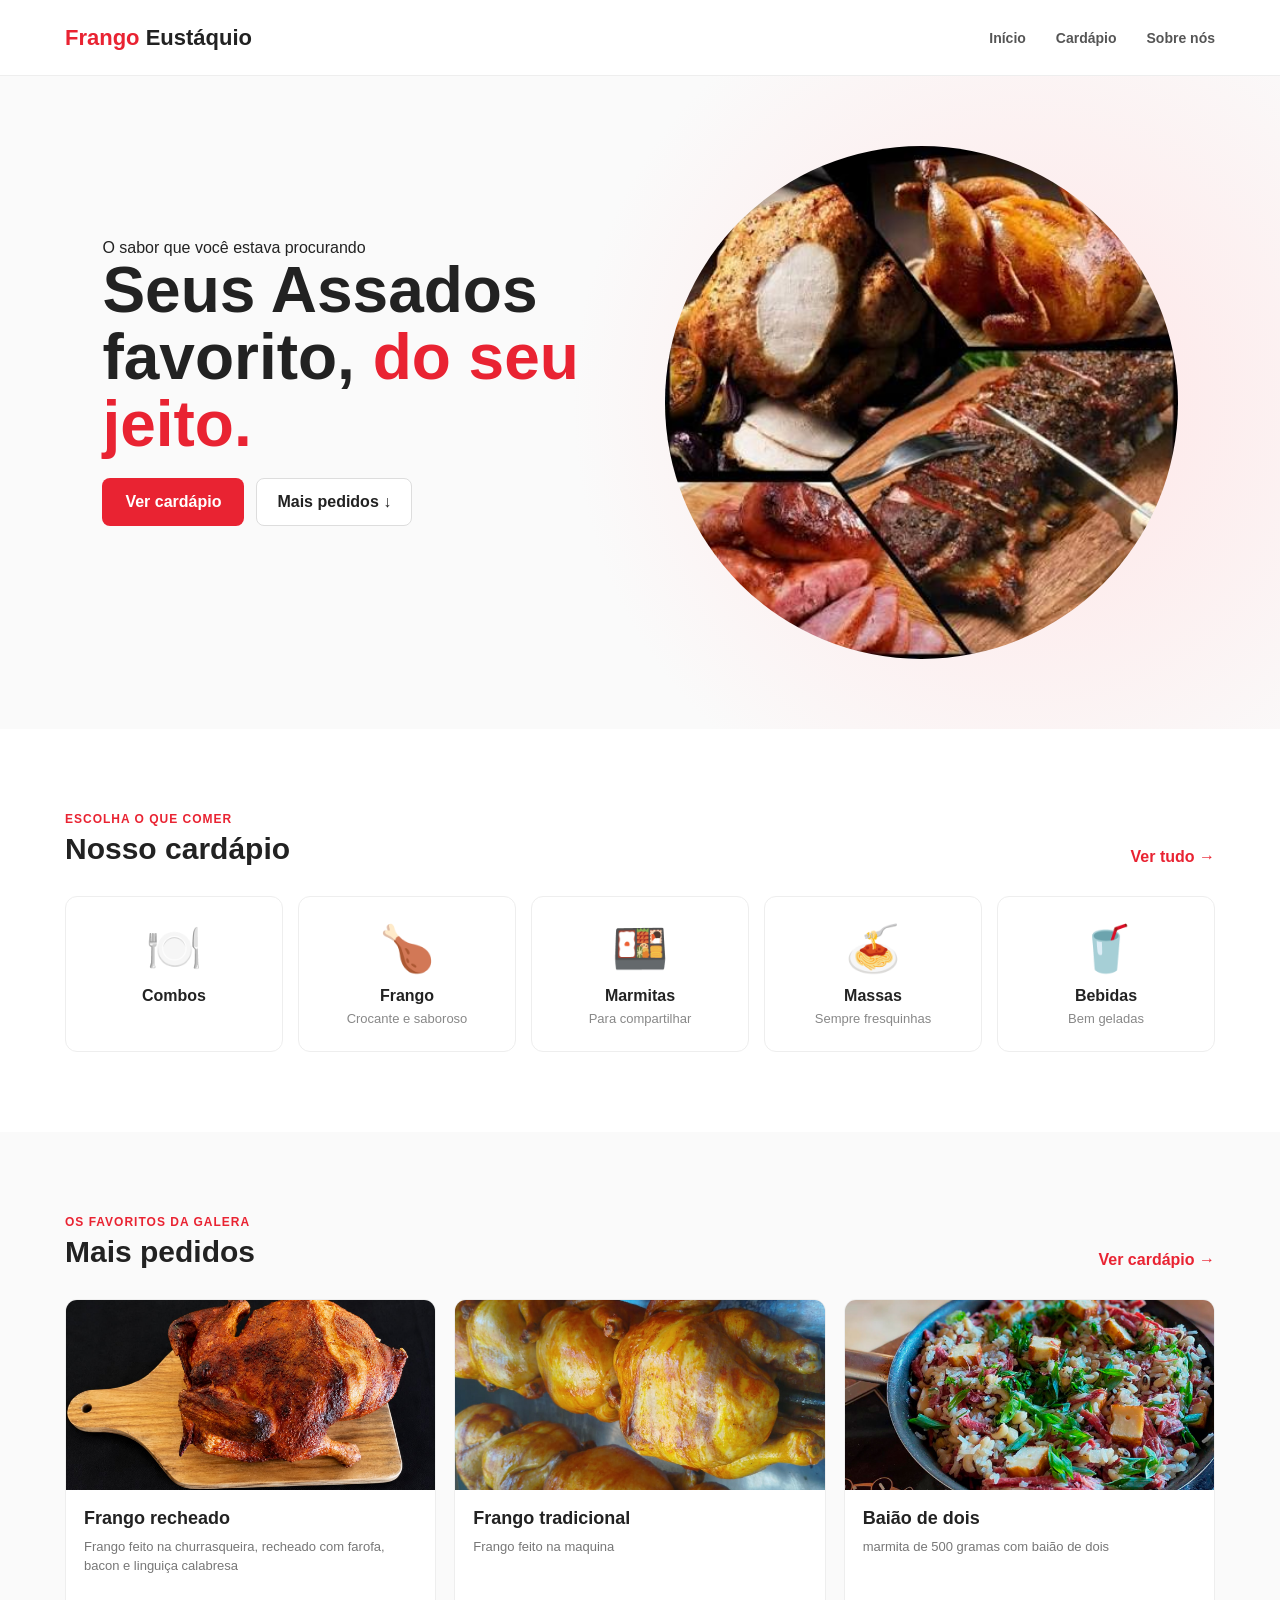
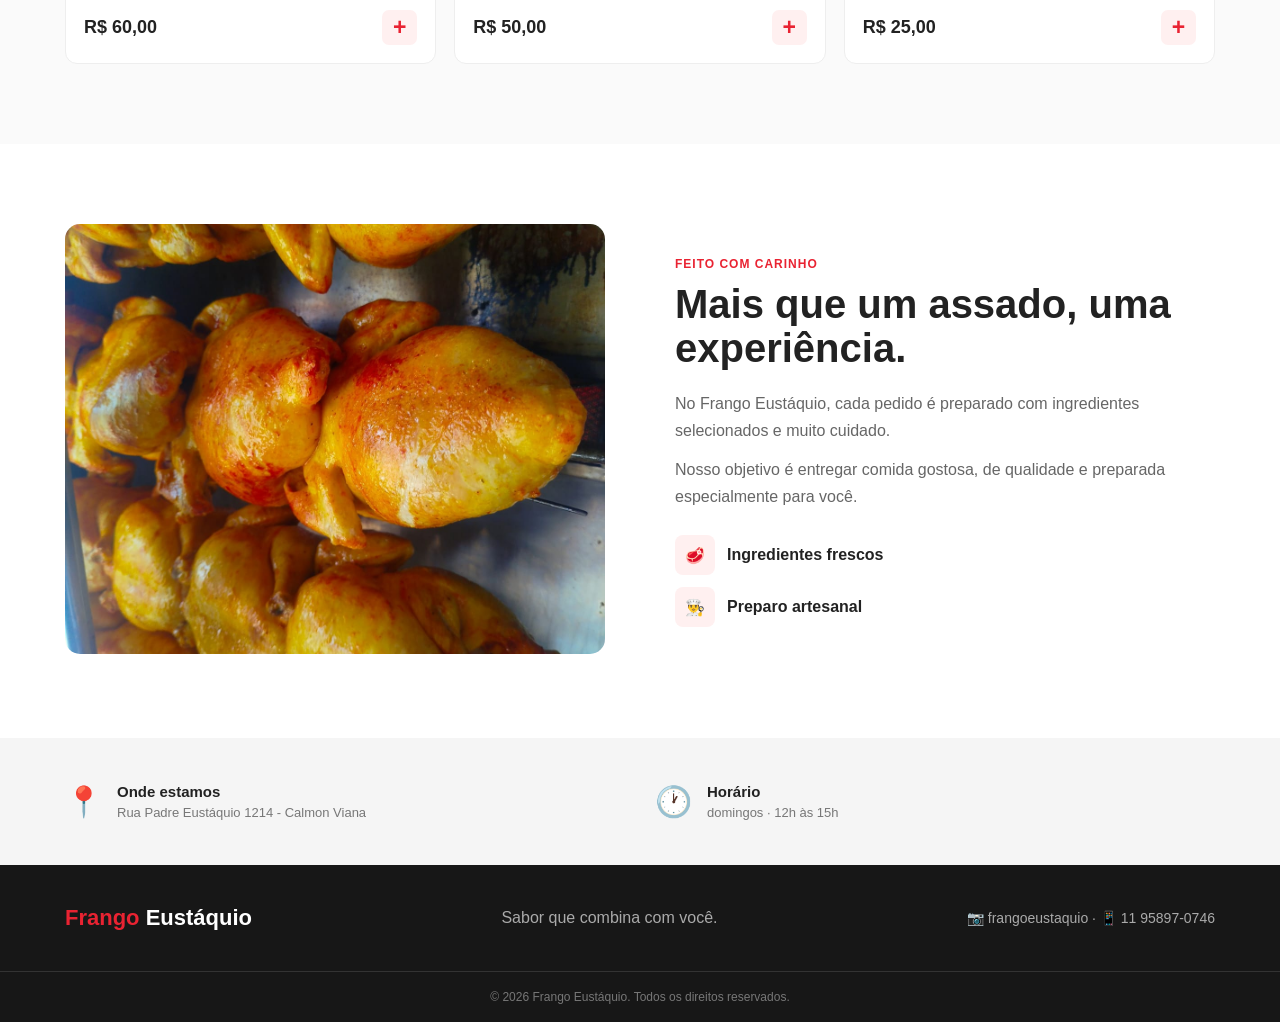
<file: teste/index.html>
<!DOCTYPE html>
<html lang="pt-BR">

<head>
    <meta charset="UTF-8">
    <meta name="viewport" content="width=device-width, initial-scale=1.0">

    <title>Frango Eustáquio</title>
    <script src="main.js"></script>
    <link rel="stylesheet" href="style.css">
</head>

<body>

    <!-- =========================
         CABEÇALHO
    ========================== -->

    <header>

        <div class="navbar">

            <a href="index.html" class="logo">
                 <span>Frango</span> Eustáquio
            </a>

            <nav>
                <a href="index.html">Início</a>
                <a href="cardapio.html">Cardápio</a>
                <a href="#sobre">Sobre nós</a>
            </nav>

    
        </div>

    </header>


    <!-- =========================
         HERO
    ========================== -->

    <section class="hero">

        <div class="hero-conteudo">

            <span class="tag">
                 O sabor que você estava procurando
            </span>

            <h1>
                Seus Assados favorito,
                <span>do seu jeito.</span>
            </h1>

            <div class="hero-botoes">

                <a href="cardapio.html" class="botao-principal">
                     Ver cardápio
                </a>

                <a href="#mais-pedidos" class="botao-secundario">
                    Mais pedidos ↓
                </a>

            </div>
        </div>


        <div class="hero-imagem">

            <div class="circulo"></div>
<img src="img/ass.jfif" alt="assados" >

        </div>

    </section>


    <!-- =========================
         CATEGORIAS
    ========================== -->

    <section class="categorias">

        <div class="container">

            <div class="titulo-secao">

                <div>
                    <span>ESCOLHA O QUE COMER</span>
                    <h2>Nosso cardápio</h2>
                </div>

                <a href="cardapio.html">
                    Ver tudo →
                </a>

            </div>


            <div class="categorias-grid">

                <a href="cardapio.html"
                   class="categoria-card">

                    <div class="categoria-icone">
                        🍽️
                    </div>

                    <h3>Combos</h3>
                </a>


                <a href="cardapio.html"
                   class="categoria-card">

                    <div class="categoria-icone">
                        🍗
                    </div>

                    <h3>Frango</h3>

                    <p>
                        Crocante e saboroso
                    </p>

                </a>


                <a href="cardapio.html"
                   class="categoria-card">

                    <div class="categoria-icone">
                        🍱
                    </div>

                    <h3>Marmitas</h3>

                    <p>
                        Para compartilhar
                    </p>

                </a>

            <a href="cardapio.html#sobremesas"
                   class="categoria-card">

                    <div class="categoria-icone">
                        🍝
                    </div>

                    <h3>Massas</h3>

                    <p>
                        Sempre fresquinhas
                    </p>
            </a>

                <a href="cardapio.html#bebidas"
                   class="categoria-card">

                    <div class="categoria-icone">
                        🥤
                    </div>

                    <h3>Bebidas</h3>

                    <p>
                        Bem geladas
                    </p>

                </a>


                
            

            </div>

        </div>

    </section>


    <!-- =========================
         MAIS PEDIDOS
    ========================== -->

    <section class="mais-pedidos" id="mais-pedidos">

        <div class="container">

            <div class="titulo-secao">

                <div>
                    <span>OS FAVORITOS DA GALERA</span>
                    <h2> Mais pedidos</h2>
                </div>

                <a href="cardapio.html">
                    Ver cardápio →
                </a>

            </div>


            <div class="produtos-grid">


                <!-- PRODUTO 1 -->

                <article class="produto-card">

                    <div class="produto-imagem">

                        <img src="img/frango.jpeg" alt="recheado">

                    </div>

                    <div class="produto-conteudo">

                        <h3>Frango recheado</h3>

                        <p>
                            Frango feito na churrasqueira, recheado com farofa, bacon e linguiça calabresa
                        </p>

                        <div class="produto-final">

                            <strong>
                                R$ 60,00
                            </strong>

                            <a href="cardapio.html"
                               class="adicionar">
                                +
                            </a>

                        </div>

                    </div>

                </article>


                <!-- PRODUTO 2 -->

                <article class="produto-card">

                    <div class="produto-imagem">

                       <img src="img/maqui.jpeg" alt="tradicional">

                    </div>

                    <div class="produto-conteudo">

                        <h3>Frango tradicional</h3>

                        <p>
                           Frango feito na maquina
                        </p>

                        <div class="produto-final">

                            <strong>
                                R$ 50,00
                            </strong>

                            <a href="cardapio.html"
                               class="adicionar">
                                +
                            </a>

                        </div>

                    </div>

                </article>


             

                <!-- PRODUTO 4 -->

                <article class="produto-card">

                    <div class="produto-imagem">

                       <img src="img/baiao.jpg" alt="Refrigerante">

                    </div>

                    <div class="produto-conteudo">

                        <h3>Baião de dois</h3>

                        <p>
                        marmita de 500 gramas com baião de dois
                        </p>

                        <div class="produto-final">

                            <strong>
                                R$ 25,00
                            </strong>

                            <a href="cardapio.html"
                               class="adicionar">
                                +
                            </a>

                        </div>

                    </div>

                </article>

            </div>

        </div>

    </section>


    <!-- =========================
         SOBRE
    ========================== -->

    <section class="sobre" id="sobre">

        <div class="container sobre-grid">

            <div class="sobre-imagem">

                <img src="img/fr.jpeg" alt="sobre">

            </div>


            <div class="sobre-conteudo">

                <span>FEITO COM CARINHO</span>

                <h2>
                    Mais que um assado,
                    uma experiência.
                </h2>

                <p>
                    No Frango Eustáquio, cada pedido é preparado
                    com ingredientes selecionados e muito
                    cuidado.
                </p>

                <p>
                    Nosso objetivo é entregar comida gostosa,
                    de qualidade e preparada especialmente
                    para você.
                </p>

                <div class="beneficios">

                    <div>
                        <strong>🥩</strong>
                        <span>Ingredientes frescos</span>
                    </div>

                    <div>
                        <strong>👨‍🍳</strong>
                        <span>Preparo artesanal</span>
                    </div>

              
                    
                </div>

            </div>

        </div>

    </section>


    <!-- =========================
         INFORMAÇÕES
    ========================== -->

    <section class="informacoes">

        <div class="container informacoes-grid">

            <div>
                <span>📍</span>

                <div>
                    <h3>Onde estamos</h3>
                    <p>Rua Padre Eustáquio 1214 - Calmon Viana </p>
                </div>
            </div>


            <div>
                <span>🕐</span>

                <div>
                    <h3>Horário</h3>
                    <p>domingos · 12h às 15h</p>
                </div>
            </div>
        </div>

    </section>


    <!-- =========================
         RODAPÉ
    ========================== -->

    <footer>

        <div class="container footer-conteudo">

            <div class="logo">
             <span>Frango</span> Eustáquio
            </div>

            <p>
                Sabor que combina com você.
            </p>

            <div class="redes">
                📷 frangoeustaquio
                ·
                📱 11 95897-0746
            </div>

        </div>

        <div class="copyright">
            © 2026 Frango Eustáquio. Todos os direitos reservados.
        </div>

    </footer>


</body>
</html>
</file>
<file: teste/style.css>
* {
    margin: 0;
    padding: 0;
    box-sizing: border-box;
}

html {
    scroll-behavior: smooth;
}

body {
    font-family: Arial, Helvetica, sans-serif;
    background: #fafafa;
    color: #222;
}

a {
    text-decoration: none;
    color: inherit;
}

.container {
    width: min(1150px, 92%);
    margin: auto;
}


/* =========================
   HEADER
========================= */

header {
    background: white;
    border-bottom: 1px solid #eee;
    position: sticky;
    top: 0;
    z-index: 100;
}

.navbar {
    width: min(1150px, 92%);
    margin: auto;
    height: 75px;
    display: flex;
    align-items: center;
    justify-content: space-between;
}

.logo {
    font-size: 22px;
    font-weight: 800;
}

.logo span {
    color: #e92332;
}

nav {
    display: flex;
    gap: 30px;
}

nav a {
    color: #555;
    font-size: 14px;
    font-weight: 600;
    transition: 0.2s;
}

nav a:hover {
    color: #e92332;
}

/* =========================
   HERO
========================= */

.hero {
    min-height: 590px;

    background:
        radial-gradient(
            circle at 80% 50%,
            #ffe4e5 0,
            #fafafa 42%
        );

    display: flex;
    align-items: center;
    padding: 70px 8%;
    gap: 50px;
}

.hero-conteudo {
    flex: 1;
    max-width: 600px;
}

.hero h1 {
    font-size: clamp(42px, 5vw, 68px);
    line-height: 1.05;
    margin-bottom: 20px;
}

.hero h1 span {
    color: #e92332;
}

.hero p {
    color: #666;
    font-size: 18px;
    line-height: 1.6;
    max-width: 520px;
    margin-bottom: 30px;
}

.hero-botoes {
    display: flex;
    align-items: center;
    gap: 12px;
    margin-bottom: 40px;
}

.botao-principal {
    background: #e92332;
    color: white;
    padding: 15px 23px;
    border-radius: 8px;
    font-weight: bold;
    transition: 0.2s;
}

.botao-principal:hover {
    transform: translateY(-2px);
    background: #c91826;
}

.botao-secundario {
    border: 1px solid #ddd;
    background: white;
    padding: 14px 20px;
    border-radius: 8px;
    font-weight: bold;
}

.hero-imagem {
    flex: 1;
    position: relative;
    display: flex;
    justify-content: center;
    align-items: center;
}

.circulo {
    width: 440px;
    height: 440px;
    background: #e92332;
    border-radius: 50%;
    position: absolute;
}

.hero-imagem img {
    width: min(520px, 100%);
    position: relative;
    border-radius: 50%;
    object-fit: cover;
    aspect-ratio: 1;
}

/* =========================
   TÍTULOS
========================= */

.titulo-secao {
    display: flex;
    justify-content: space-between;
    align-items: end;

    margin-bottom: 30px;
}

.titulo-secao span,
.sobre-conteudo > span,
.promocao span {
    color: #e92332;
    font-size: 12px;
    font-weight: 800;
    letter-spacing: 1px;
}

.titulo-secao h2 {
    margin-top: 5px;
    font-size: 30px;
}

.titulo-secao a {
    color: #e92332;
    font-weight: bold;
}


/* =========================
   CATEGORIAS
========================= */

.categorias {
    padding: 80px 0;
    background: white;
}

.categorias-grid {
    display: grid;
    grid-template-columns:
        repeat(5, 1fr);
    gap: 15px;
}

.categoria-card {
    border: 1px solid #eee;
    border-radius: 12px;
    padding: 25px 15px;
    text-align: center;
    transition: 0.25s;
    background: white;
}

.categoria-card:hover {
    transform: translateY(-5px);
    border-color: #e92332;
    box-shadow: 0 10px 25px rgba(0,0,0,0.06);
}

.categoria-icone {
    font-size: 45px;
    margin-bottom: 12px;
}

.categoria-card h3 {
    font-size: 16px;
    margin-bottom: 6px;
}

.categoria-card p {
    color: #888;
    font-size: 13px;
}


/* =========================
   MAIS PEDIDOS
========================= */

.mais-pedidos {
    padding: 80px 0;
}

.produtos-grid {
    display: grid;
    grid-template-columns:
        repeat(3, 1fr);
    gap: 18px;
}

.produto-card {
    background: white;
    border-radius: 12px;
    overflow: hidden;
    border: 1px solid #eee;
    transition: 0.25s;
}

.produto-card:hover {
    transform: translateY(-4px);
    box-shadow: 0 12px 30px rgba(0,0,0,0.08);
}

.produto-imagem {
    height: 190px;
    position: relative;
    overflow: hidden;
}

.produto-imagem img {
    width: 100%;
    height: 100%;
    object-fit: cover;
    transition: 0.3s;
}

.produto-card:hover img {
    transform: scale(1.05);
}

.produto-conteudo {
    padding: 18px;
}

.produto-conteudo h3 {
    font-size: 18px;
    margin-bottom: 8px;
}

.produto-conteudo p {
    color: #777;
    font-size: 13px;
    line-height: 1.5;
    min-height: 58px;
}

.produto-final {
    display: flex;
    justify-content: space-between;
    align-items: center;
    margin-top: 15px;
}

.produto-final strong {
    font-size: 18px;
}

.adicionar {
    width: 35px;
    height: 35px;
    display: flex;
    align-items: center;
    justify-content: center;
    background: #fff0f0;
    color: #e92332;
    border-radius: 7px;
    font-size: 23px;
    font-weight: bold;
}

/* =========================
   SOBRE
========================= */

.sobre {
    padding: 80px 0;

    background: white;
}

.sobre-grid {
    display: grid;
    grid-template-columns:
        1fr 1fr;
    gap: 70px;
    align-items: center;
}

.sobre-imagem img {
    width: 100%;
    height: 430px;
    object-fit: cover;
    border-radius: 15px;
}

.sobre-conteudo h2 {
    font-size: 40px;

    line-height: 1.1;

    margin: 10px 0 20px;
}

.sobre-conteudo > p {
    color: #666;

    line-height: 1.7;

    margin-bottom: 12px;
}

.beneficios {
    margin-top: 25px;

    display: flex;
    flex-direction: column;

    gap: 12px;
}

.beneficios div {
    display: flex;

    align-items: center;

    gap: 12px;
}

.beneficios strong {
    width: 40px;
    height: 40px;

    display: flex;

    align-items: center;
    justify-content: center;

    background: #fff0f0;

    border-radius: 8px;
}

.beneficios span {
    font-weight: bold;
}


/* =========================
   INFORMAÇÕES
========================= */

.informacoes {
    padding: 45px 0;

    background: #f5f5f5;
}

.informacoes-grid {
    display: grid;

    grid-template-columns:
        repeat(2, 1fr);

    gap: 30px;
}

.informacoes-grid > div {
    display: flex;
    align-items: center;
    gap: 15px;
}

.informacoes-grid > div > span {
    font-size: 30px;
}

.informacoes-grid h3 {
    font-size: 15px;
    margin-bottom: 5px;
}

.informacoes-grid p {
    color: #777;
    font-size: 13px;
}


/* =========================
   FOOTER
========================= */

footer {
    background: #171717;
    color: white;
}

.footer-conteudo {
    padding: 40px 0;
    display: flex;
    align-items: center;
    justify-content: space-between;
}

.footer-conteudo p {
    color: #aaa;
}

.redes {
    color: #aaa;
    font-size: 14px;
}

.copyright {
    border-top: 1px solid #333;
    text-align: center;
    padding: 18px;
    color: #777;
    font-size: 12px;
}


/* =========================
   RESPONSIVO
========================= */

@media (max-width: 900px) {

    nav {
        display: none;
    }

    .hero {
        flex-direction: column;

        text-align: center;

        padding: 60px 5%;
    }

    .hero-conteudo {
        max-width: 700px;
    }

    .hero p {
        margin-left: auto;
        margin-right: auto;
    }

    .hero-botoes {
        justify-content: center;
    }

    .hero-info {
        justify-content: center;
    }

    .hero-imagem {
        width: 90%;
    }

    .categorias-grid {
        grid-template-columns:
            repeat(3, 1fr);
    }

    .produtos-grid {
        grid-template-columns:
            repeat(2, 1fr);
    }

    .sobre-grid {
        grid-template-columns: 1fr;
        gap: 35px;
    }

    .informacoes-grid {
        grid-template-columns: 1fr;
    }

}


@media (max-width: 600px) {

    .navbar {
        height: 65px;
    }

    .logo {
        font-size: 18px;
    }

    .hero {
        padding-top: 40px;
    }

    .hero h1 {
        font-size: 42px;
    }

    .hero p {
        font-size: 16px;
    }

    .hero-botoes {
        flex-direction: column;
    }

    .botao-principal,
    .botao-secundario {
        width: 100%;
        text-align: center;
    }

    .circulo {
        width: 280px;
        height: 280px;
    }

    .categorias,
    .mais-pedidos,
    .sobre {
        padding: 55px 0;
    }

    .titulo-secao {
        align-items: flex-start;
        flex-direction: column;
        gap: 10px;
    }

    .titulo-secao h2 {
        font-size: 26px;
    }

    .categorias-grid {
        grid-template-columns:
            repeat(2, 1fr);
    }

    .produtos-grid {
        grid-template-columns: 1fr;
    }

    .sobre-conteudo h2 {
        font-size: 32px;
    }

    .sobre-imagem img {
        height: 300px;
    }

    .footer-conteudo {
        flex-direction: column;
        gap: 15px;
        text-align: center;
    }
}
</file>
